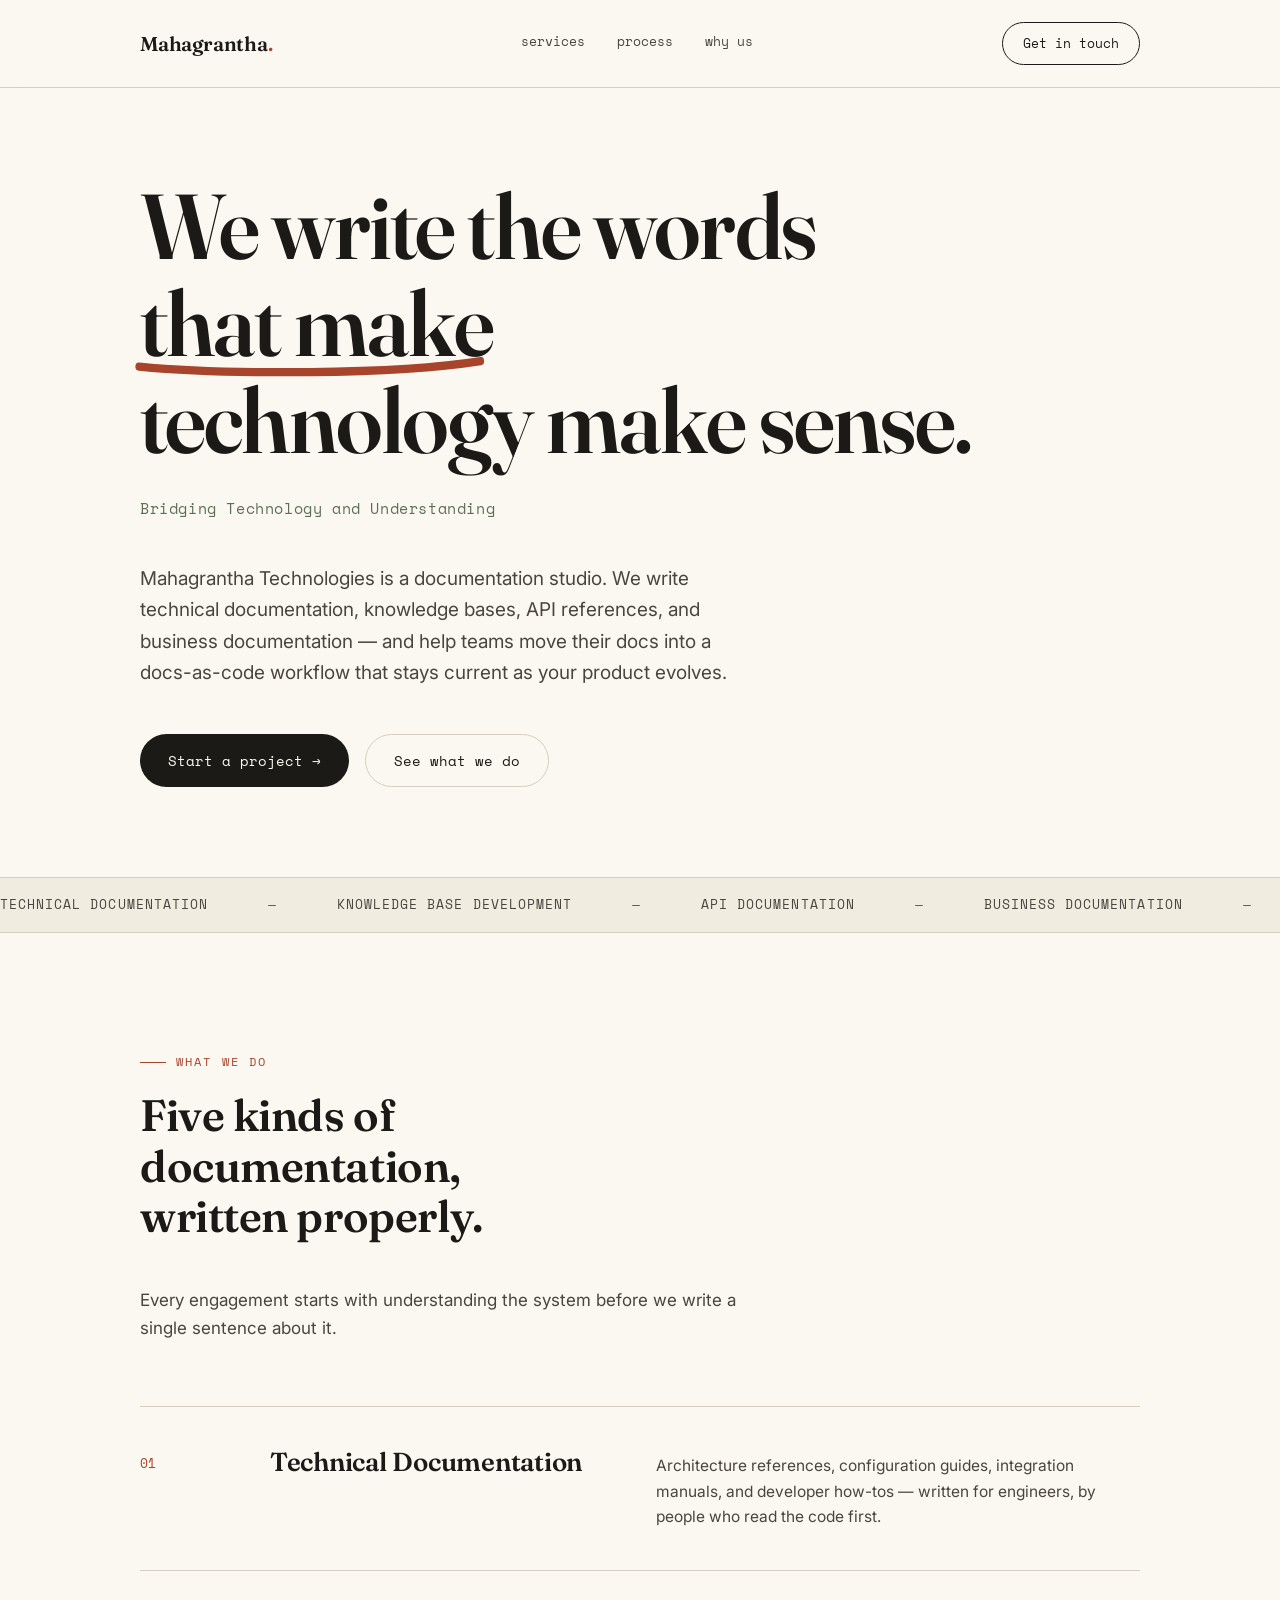
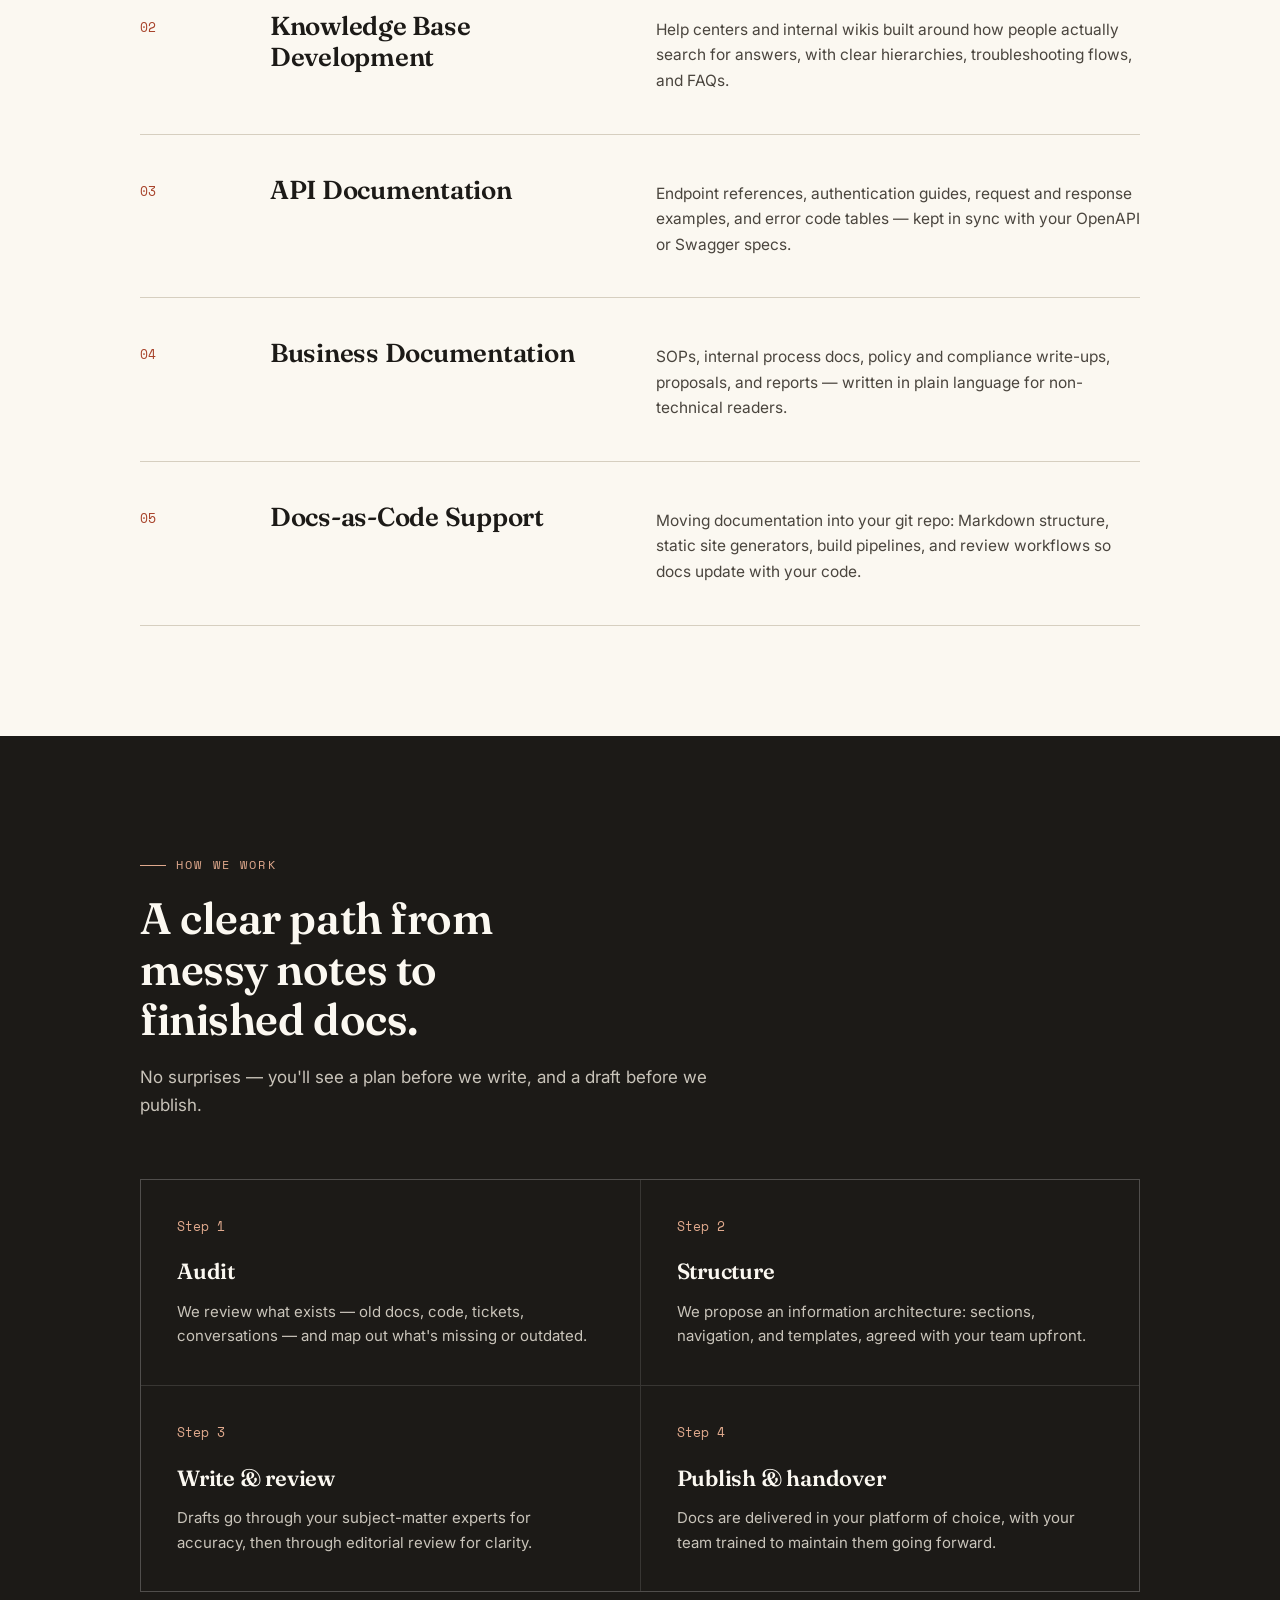
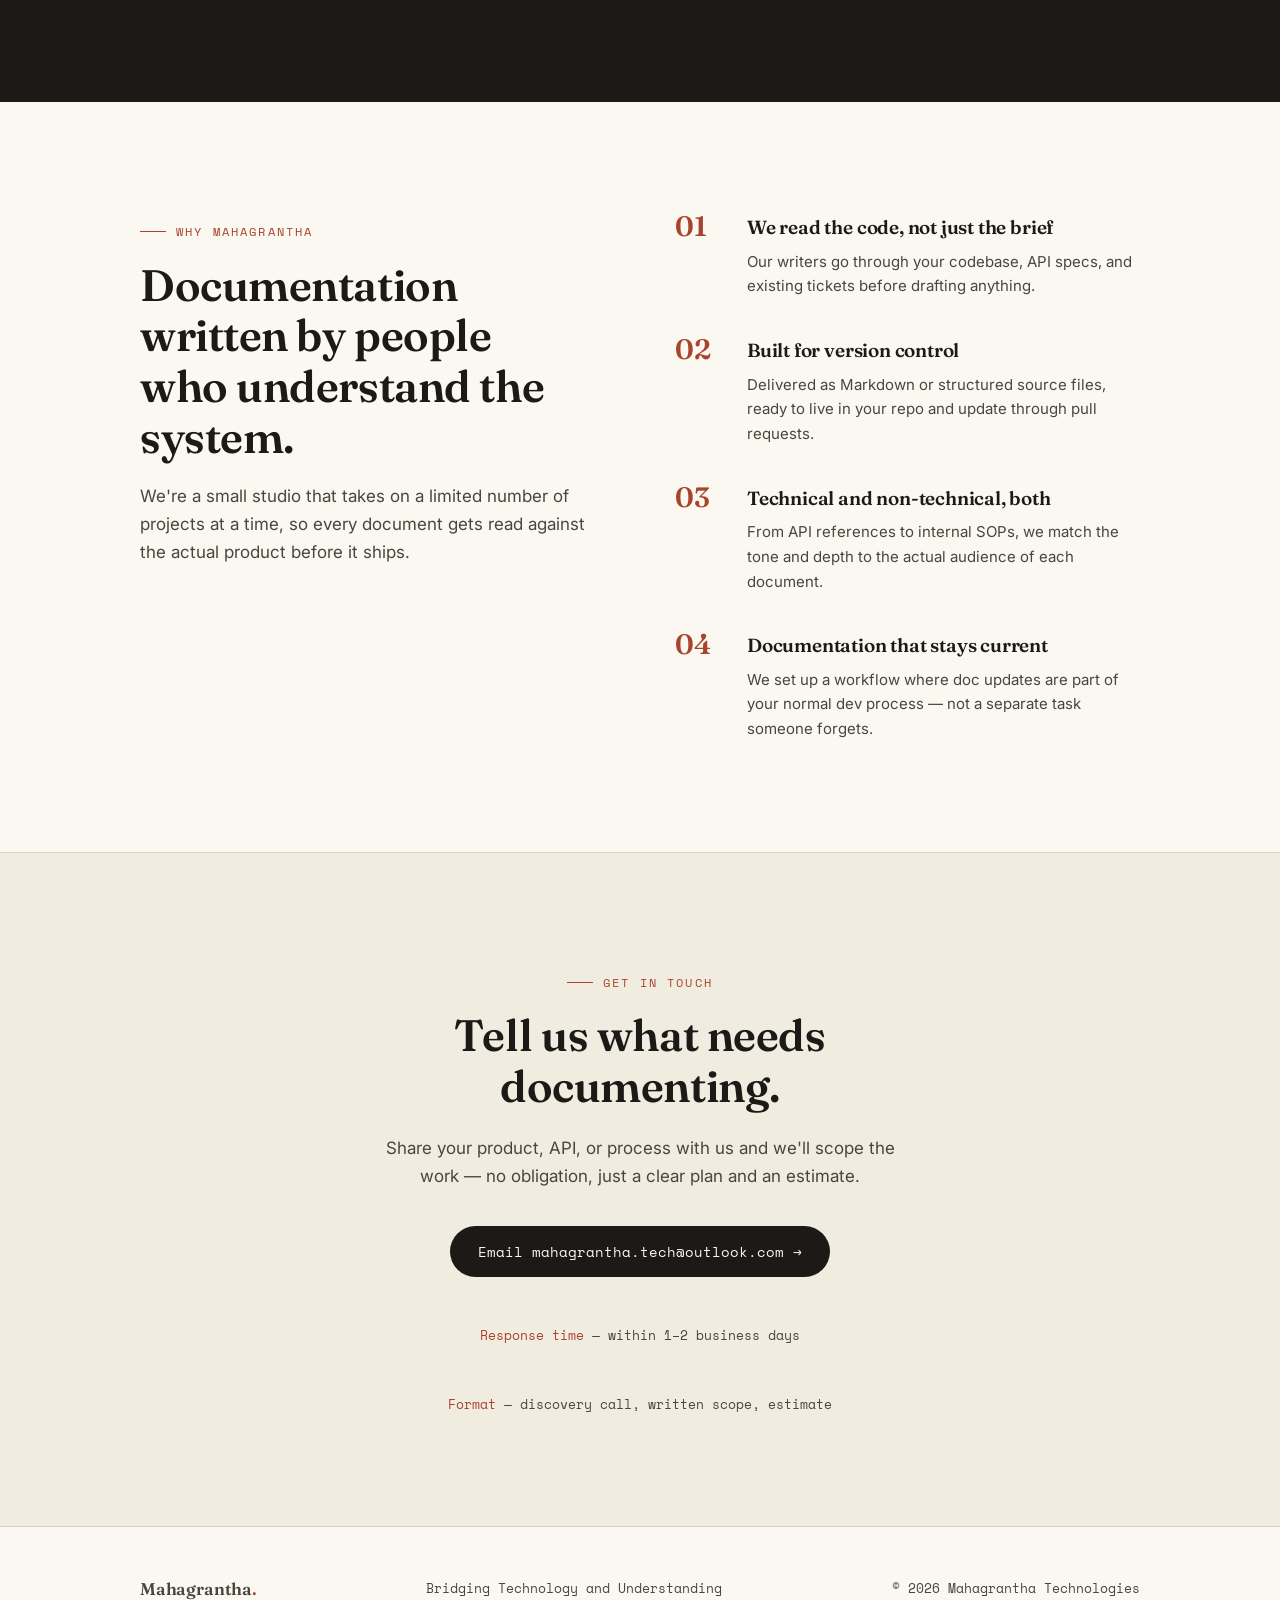
<file: index.html>
<!DOCTYPE html>
<html lang="en">
<head>
<meta charset="UTF-8" />
<meta name="viewport" content="width=device-width, initial-scale=1.0" />
<title>Mahagrantha Technologies — Bridging Technology and Understanding</title>
<link rel="preconnect" href="https://fonts.googleapis.com">
<link rel="preconnect" href="https://fonts.gstatic.com" crossorigin>
<link href="https://fonts.googleapis.com/css2?family=Fraunces:opsz,wght@9..144,500;9..144,600;9..144,700&family=Inter:wght@400;500;600&family=Space+Mono:wght@400;700&display=swap" rel="stylesheet">
<link rel="stylesheet" href="styles.css">
</head>
<body>

<header class="topbar">
  <div class="topbar-inner">
    <div class="logo">Mahagrantha<span class="dot">.</span></div>
    <nav class="nav-links">
      <a href="#services">services</a>
      <a href="#process">process</a>
      <a href="#why">why us</a>
    </nav>
    <a href="#contact" class="nav-cta">Get in touch</a>
  </div>
</header>

<main>

  <!-- Hero -->
  <section class="hero">
    <div class="wrap hero-inner">
      <h1>
        We write the words<br>
        <span class="underline-wrap">that make
          <svg viewBox="0 0 300 20" preserveAspectRatio="none" aria-hidden="true">
            <path d="M5,12 C80,18 220,18 295,8" />
          </svg>
        </span><br>
        technology make sense.
      </h1>
      <p class="hero-tagline">Bridging Technology and Understanding</p>
      <p class="hero-lede">
        Mahagrantha Technologies is a documentation studio. We write technical
        documentation, knowledge bases, API references, and business
        documentation &mdash; and help teams move their docs into a
        docs-as-code workflow that stays current as your product evolves.
      </p>
      <div class="hero-cta">
        <a href="#contact" class="btn btn-primary">Start a project →</a>
        <a href="#services" class="btn btn-secondary">See what we do</a>
      </div>
    </div>
  </section>

  <!-- Marquee -->
  <div class="marquee" aria-hidden="true">
    <div class="marquee-track">
      <span>Technical Documentation</span>
      <span>Knowledge Base Development</span>
      <span>API Documentation</span>
      <span>Business Documentation</span>
      <span>Docs-as-Code Support</span>
      <span>Technical Documentation</span>
      <span>Knowledge Base Development</span>
      <span>API Documentation</span>
      <span>Business Documentation</span>
      <span>Docs-as-Code Support</span>
    </div>
  </div>

  <!-- Services -->
  <section id="services">
    <div class="wrap">
      <div class="services-head">
        <div>
          <div class="label">What we do</div>
          <h2>Five kinds of documentation, written properly.</h2>
        </div>
        <p>Every engagement starts with understanding the system before we write a single sentence about it.</p>
      </div>

      <div class="service-grid">
        <div class="service-item">
          <div class="service-tag">01</div>
          <h3>Technical Documentation</h3>
          <div class="service-desc">
            <p>Architecture references, configuration guides, integration manuals, and developer how-tos &mdash; written for engineers, by people who read the code first.</p>
          </div>
        </div>

        <div class="service-item">
          <div class="service-tag">02</div>
          <h3>Knowledge Base Development</h3>
          <div class="service-desc">
            <p>Help centers and internal wikis built around how people actually search for answers, with clear hierarchies, troubleshooting flows, and FAQs.</p>
          </div>
        </div>

        <div class="service-item">
          <div class="service-tag">03</div>
          <h3>API Documentation</h3>
          <div class="service-desc">
            <p>Endpoint references, authentication guides, request and response examples, and error code tables &mdash; kept in sync with your OpenAPI or Swagger specs.</p>
          </div>
        </div>

        <div class="service-item">
          <div class="service-tag">04</div>
          <h3>Business Documentation</h3>
          <div class="service-desc">
            <p>SOPs, internal process docs, policy and compliance write-ups, proposals, and reports &mdash; written in plain language for non-technical readers.</p>
          </div>
        </div>

        <div class="service-item">
          <div class="service-tag">05</div>
          <h3>Docs-as-Code Support</h3>
          <div class="service-desc">
            <p>Moving documentation into your git repo: Markdown structure, static site generators, build pipelines, and review workflows so docs update with your code.</p>
          </div>
        </div>
      </div>
    </div>
  </section>

  <!-- Process -->
  <section class="process" id="process">
    <div class="wrap">
      <div class="label">How we work</div>
      <h2>A clear path from messy notes to finished docs.</h2>
      <p class="section-lede" style="margin-top:18px;">No surprises &mdash; you'll see a plan before we write, and a draft before we publish.</p>

      <div class="process-grid">
        <div class="process-cell">
          <span class="step-no">Step 1</span>
          <h3>Audit</h3>
          <p>We review what exists &mdash; old docs, code, tickets, conversations &mdash; and map out what's missing or outdated.</p>
        </div>
        <div class="process-cell">
          <span class="step-no">Step 2</span>
          <h3>Structure</h3>
          <p>We propose an information architecture: sections, navigation, and templates, agreed with your team upfront.</p>
        </div>
        <div class="process-cell">
          <span class="step-no">Step 3</span>
          <h3>Write &amp; review</h3>
          <p>Drafts go through your subject-matter experts for accuracy, then through editorial review for clarity.</p>
        </div>
        <div class="process-cell">
          <span class="step-no">Step 4</span>
          <h3>Publish &amp; handover</h3>
          <p>Docs are delivered in your platform of choice, with your team trained to maintain them going forward.</p>
        </div>
      </div>
    </div>
  </section>

  <!-- Why us -->
  <section id="why">
    <div class="wrap why">
      <div class="why-text">
        <div class="label">Why Mahagrantha</div>
        <h2>Documentation written by people who understand the system.</h2>
        <p style="margin-top:20px;">We're a small studio that takes on a limited number of projects at a time, so every document gets read against the actual product before it ships.</p>
      </div>

      <div class="why-list">
        <div class="why-row">
          <span class="why-mark">01</span>
          <div>
            <h3>We read the code, not just the brief</h3>
            <p>Our writers go through your codebase, API specs, and existing tickets before drafting anything.</p>
          </div>
        </div>
        <div class="why-row">
          <span class="why-mark">02</span>
          <div>
            <h3>Built for version control</h3>
            <p>Delivered as Markdown or structured source files, ready to live in your repo and update through pull requests.</p>
          </div>
        </div>
        <div class="why-row">
          <span class="why-mark">03</span>
          <div>
            <h3>Technical and non-technical, both</h3>
            <p>From API references to internal SOPs, we match the tone and depth to the actual audience of each document.</p>
          </div>
        </div>
        <div class="why-row">
          <span class="why-mark">04</span>
          <div>
            <h3>Documentation that stays current</h3>
            <p>We set up a workflow where doc updates are part of your normal dev process &mdash; not a separate task someone forgets.</p>
          </div>
        </div>
      </div>
    </div>
  </section>

  <!-- Contact -->
  <section class="contact" id="contact">
    <div class="wrap contact-inner">
      <div class="label" style="justify-content:center;">Get in touch</div>
      <h2>Tell us what needs documenting.</h2>
      <p>Share your product, API, or process with us and we'll scope the work &mdash; no obligation, just a clear plan and an estimate.</p>
      <div class="contact-cta">
        <a href="mailto:mahagrantha.tech@outlook.com" class="btn btn-primary">Email mahagrantha.tech@outlook.com →</a>
      </div>
      <div class="contact-meta">
        <div><span>Response time</span> &mdash; within 1–2 business days</div>
        <div><span>Format</span> &mdash; discovery call, written scope, estimate</div>
      </div>
    </div>
  </section>

</main>

<footer>
  <div class="wrap footer-inner">
    <div class="logo">Mahagrantha<span class="dot" style="color:var(--brick);">.</span></div>
    <div>Bridging Technology and Understanding</div>
    <div>&copy; 2026 Mahagrantha Technologies</div>
  </div>
</footer>

</body>
</html>
</file>
<file: styles.css>
/* ===========================================================
   Mahagrantha Technologies — Editorial / Manuscript theme
   =========================================================== */

:root {
  --paper: #FBF8F1;
  --paper-shade: #F1ECE0;
  --ink: #1C1A17;
  --ink-soft: #4A453E;
  --brick: #A8442C;
  --sage: #5C6E5A;
  --rule: #D6CFC0;

  --display: "Fraunces", Georgia, serif;
  --body: "Inter", -apple-system, sans-serif;
  --mono: "Space Mono", monospace;
}

* { margin: 0; padding: 0; box-sizing: border-box; }

html { scroll-behavior: smooth; }

body {
  background: var(--paper);
  color: var(--ink);
  font-family: var(--body);
  font-size: 17px;
  line-height: 1.65;
  -webkit-font-smoothing: antialiased;
}

a { color: inherit; text-decoration: none; }

::selection { background: var(--brick); color: var(--paper); }

img, svg { display: block; max-width: 100%; }

/* ---------- Layout helpers ---------- */
.wrap {
  max-width: 1080px;
  margin: 0 auto;
  padding: 0 40px;
}

section { padding: 110px 0; }

.label {
  font-family: var(--mono);
  font-size: 12px;
  letter-spacing: 0.18em;
  text-transform: uppercase;
  color: var(--brick);
  display: inline-flex;
  align-items: center;
  gap: 10px;
  margin-bottom: 18px;
}

.label::before {
  content: "";
  display: inline-block;
  width: 26px;
  height: 1px;
  background: var(--brick);
}

h1, h2, h3 {
  font-family: var(--display);
  color: var(--ink);
  letter-spacing: -0.01em;
  font-weight: 600;
}

h2 {
  font-size: 44px;
  line-height: 1.15;
  max-width: 14ch;
}

p { color: var(--ink-soft); max-width: 56ch; }
p + p { margin-top: 14px; }

/* ---------- Top bar ---------- */
.topbar {
  position: sticky;
  top: 0;
  z-index: 50;
  background: rgba(251, 248, 241, 0.86);
  backdrop-filter: blur(8px);
  border-bottom: 1px solid var(--rule);
}

.topbar-inner {
  max-width: 1080px;
  margin: 0 auto;
  padding: 22px 40px;
  display: flex;
  align-items: center;
  justify-content: space-between;
}

.logo {
  font-family: var(--display);
  font-weight: 600;
  font-size: 20px;
  letter-spacing: -0.01em;
}

.logo .dot { color: var(--brick); }

.nav-links {
  display: flex;
  gap: 32px;
  font-family: var(--mono);
  font-size: 13px;
  text-transform: lowercase;
}

.nav-links a {
  position: relative;
  padding-bottom: 4px;
  color: var(--ink-soft);
  transition: color 0.2s ease;
}

.nav-links a::after {
  content: "";
  position: absolute;
  left: 0;
  bottom: 0;
  width: 0%;
  height: 1px;
  background: var(--brick);
  transition: width 0.25s ease;
}

.nav-links a:hover {
  color: var(--ink);
}

.nav-links a:hover::after { width: 100%; }

.nav-cta {
  font-family: var(--mono);
  font-size: 13px;
  padding: 10px 20px;
  border: 1px solid var(--ink);
  border-radius: 999px;
  transition: background 0.2s ease, color 0.2s ease;
}

.nav-cta:hover {
  background: var(--ink);
  color: var(--paper);
}

/* ---------- Hero ---------- */
.hero {
  padding-top: 90px;
  padding-bottom: 90px;
}

.hero-inner {
  display: grid;
  grid-template-columns: 1fr;
  gap: 28px;
}

.hero h1 {
  font-size: clamp(48px, 8vw, 92px);
  line-height: 1.05;
  letter-spacing: -0.02em;
}

.hero h1 .underline-wrap {
  position: relative;
  display: inline-block;
}

.hero h1 .underline-wrap svg {
  position: absolute;
  left: -2%;
  bottom: -0.06em;
  width: 104%;
  height: 0.3em;
  overflow: visible;
}

.hero h1 .underline-wrap svg path {
  stroke: var(--brick);
  stroke-width: 6;
  fill: none;
  stroke-linecap: round;
  stroke-dasharray: 600;
  stroke-dashoffset: 600;
  animation: draw-underline 1.1s 0.5s cubic-bezier(0.65, 0, 0.35, 1) forwards;
}

@keyframes draw-underline {
  to { stroke-dashoffset: 0; }
}

.hero-tagline {
  font-family: var(--mono);
  font-size: 15px;
  color: var(--sage);
  letter-spacing: 0.04em;
  max-width: 40ch;
}

.hero-lede {
  font-size: 19px;
  max-width: 52ch;
  color: var(--ink-soft);
}

.hero-cta {
  margin-top: 18px;
  display: flex;
  gap: 16px;
  flex-wrap: wrap;
}

.btn {
  font-family: var(--mono);
  font-size: 14px;
  padding: 14px 28px;
  border-radius: 999px;
  display: inline-flex;
  align-items: center;
  gap: 10px;
  transition: transform 0.15s ease, box-shadow 0.15s ease, background 0.2s ease, color 0.2s ease;
}

.btn-primary {
  background: var(--ink);
  color: var(--paper);
}

.btn-primary:hover {
  background: var(--brick);
  transform: translateY(-2px);
  box-shadow: 0 8px 20px rgba(168, 68, 44, 0.25);
}

.btn-secondary {
  border: 1px solid var(--rule);
  color: var(--ink);
  background: transparent;
}

.btn-secondary:hover {
  border-color: var(--ink);
  transform: translateY(-2px);
}

/* ---------- Marquee strip ---------- */
.marquee {
  border-top: 1px solid var(--rule);
  border-bottom: 1px solid var(--rule);
  background: var(--paper-shade);
  overflow: hidden;
  padding: 16px 0;
}

.marquee-track {
  display: flex;
  gap: 60px;
  white-space: nowrap;
  font-family: var(--mono);
  font-size: 13px;
  color: var(--ink-soft);
  letter-spacing: 0.08em;
  text-transform: uppercase;
  animation: scroll-left 38s linear infinite;
  width: max-content;
}

.marquee-track span::after {
  content: "—";
  margin-left: 60px;
  color: var(--brick);
}

@keyframes scroll-left {
  from { transform: translateX(0); }
  to { transform: translateX(-50%); }
}

@media (prefers-reduced-motion: reduce) {
  .marquee-track { animation: none; }
  .hero h1 .underline-wrap svg path { animation: none; stroke-dashoffset: 0; }
}

/* ---------- Services ---------- */
#services { padding-top: 110px; }

.services-head {
  display: flex;
  justify-content: space-between;
  align-items: flex-end;
  gap: 40px;
  flex-wrap: wrap;
  margin-bottom: 64px;
}

.services-head p { margin-top: 4px; }

.service-grid {
  display: flex;
  flex-direction: column;
}

.service-item {
  display: grid;
  grid-template-columns: 90px 1fr 1.4fr;
  gap: 40px;
  padding: 40px 0;
  border-top: 1px solid var(--rule);
  align-items: start;
  transition: background 0.25s ease;
}

.service-item:last-child { border-bottom: 1px solid var(--rule); }

.service-item:hover {
  background: var(--paper-shade);
}

.service-tag {
  font-family: var(--mono);
  font-size: 13px;
  color: var(--brick);
  padding-top: 6px;
}

.service-item h3 {
  font-size: 26px;
  line-height: 1.2;
}

.service-item .service-desc p {
  margin: 0;
  font-size: 15.5px;
}

.service-item .service-desc {
  padding-top: 6px;
}

@media (max-width: 760px) {
  .service-item {
    grid-template-columns: 1fr;
    gap: 10px;
    padding: 28px 0;
  }
  .service-tag { order: -1; }
}

/* ---------- Process ---------- */
.process {
  background: var(--ink);
  color: var(--paper);
}

.process .label { color: #E0A98D; }
.process .label::before { background: #E0A98D; }
.process h2 { color: var(--paper); }
.process .section-lede { color: #C9C4BA; }

.process-grid {
  margin-top: 60px;
  display: grid;
  grid-template-columns: repeat(2, 1fr);
  gap: 1px;
  background: rgba(255,255,255,0.12);
  border: 1px solid rgba(255,255,255,0.12);
}

.process-cell {
  background: var(--ink);
  padding: 36px;
}

.process-cell .step-no {
  font-family: var(--mono);
  font-size: 13px;
  color: #E0A98D;
  margin-bottom: 16px;
  display: block;
}

.process-cell h3 {
  color: var(--paper);
  font-size: 22px;
  margin-bottom: 10px;
}

.process-cell p {
  color: #C9C4BA;
  font-size: 15px;
  margin: 0;
}

@media (max-width: 760px) {
  .process-grid { grid-template-columns: 1fr; }
}

/* ---------- Why us ---------- */
.why {
  display: grid;
  grid-template-columns: 1fr 1fr;
  gap: 70px;
  align-items: start;
}

.why-text { position: sticky; top: 120px; }

.why-list {
  display: flex;
  flex-direction: column;
  gap: 36px;
}

.why-row {
  display: grid;
  grid-template-columns: 50px 1fr;
  gap: 22px;
}

.why-row .why-mark {
  font-family: var(--display);
  font-size: 28px;
  color: var(--brick);
  font-weight: 600;
  line-height: 1;
}

.why-row h3 {
  font-size: 19px;
  margin-bottom: 6px;
}

.why-row p { font-size: 15px; margin: 0; }

@media (max-width: 860px) {
  .why { grid-template-columns: 1fr; gap: 40px; }
  .why-text { position: static; }
}

/* ---------- Contact ---------- */
.contact {
  background: var(--paper-shade);
  border-top: 1px solid var(--rule);
  border-bottom: 1px solid var(--rule);
}

.contact-inner {
  text-align: center;
  max-width: 720px;
  margin: 0 auto;
}

.contact h2 {
  margin: 0 auto 22px;
  max-width: none;
}

.contact p {
  margin: 0 auto 36px;
  max-width: 50ch;
}

.contact-cta {
  display: flex;
  justify-content: center;
  gap: 16px;
  flex-wrap: wrap;
}

.contact-meta {
  margin-top: 48px;
  display: flex;
  justify-content: center;
  gap: 48px;
  flex-wrap: wrap;
  font-family: var(--mono);
  font-size: 13px;
  color: var(--ink-soft);
}

.contact-meta span { color: var(--brick); }

/* ---------- Footer ---------- */
footer {
  padding: 48px 0;
}

.footer-inner {
  display: flex;
  justify-content: space-between;
  align-items: center;
  flex-wrap: wrap;
  gap: 16px;
  font-family: var(--mono);
  font-size: 13px;
  color: var(--ink-soft);
}

.footer-inner .logo {
  font-size: 17px;
}

/* ---------- Focus ---------- */
a:focus-visible, .btn:focus-visible {
  outline: 2px solid var(--brick);
  outline-offset: 3px;
}

/* ---------- Mobile nav adjustments ---------- */
@media (max-width: 760px) {
  .nav-links { display: none; }
  .wrap { padding: 0 24px; }
  section { padding: 70px 0; }
  h2 { font-size: 32px; }
}
</file>
